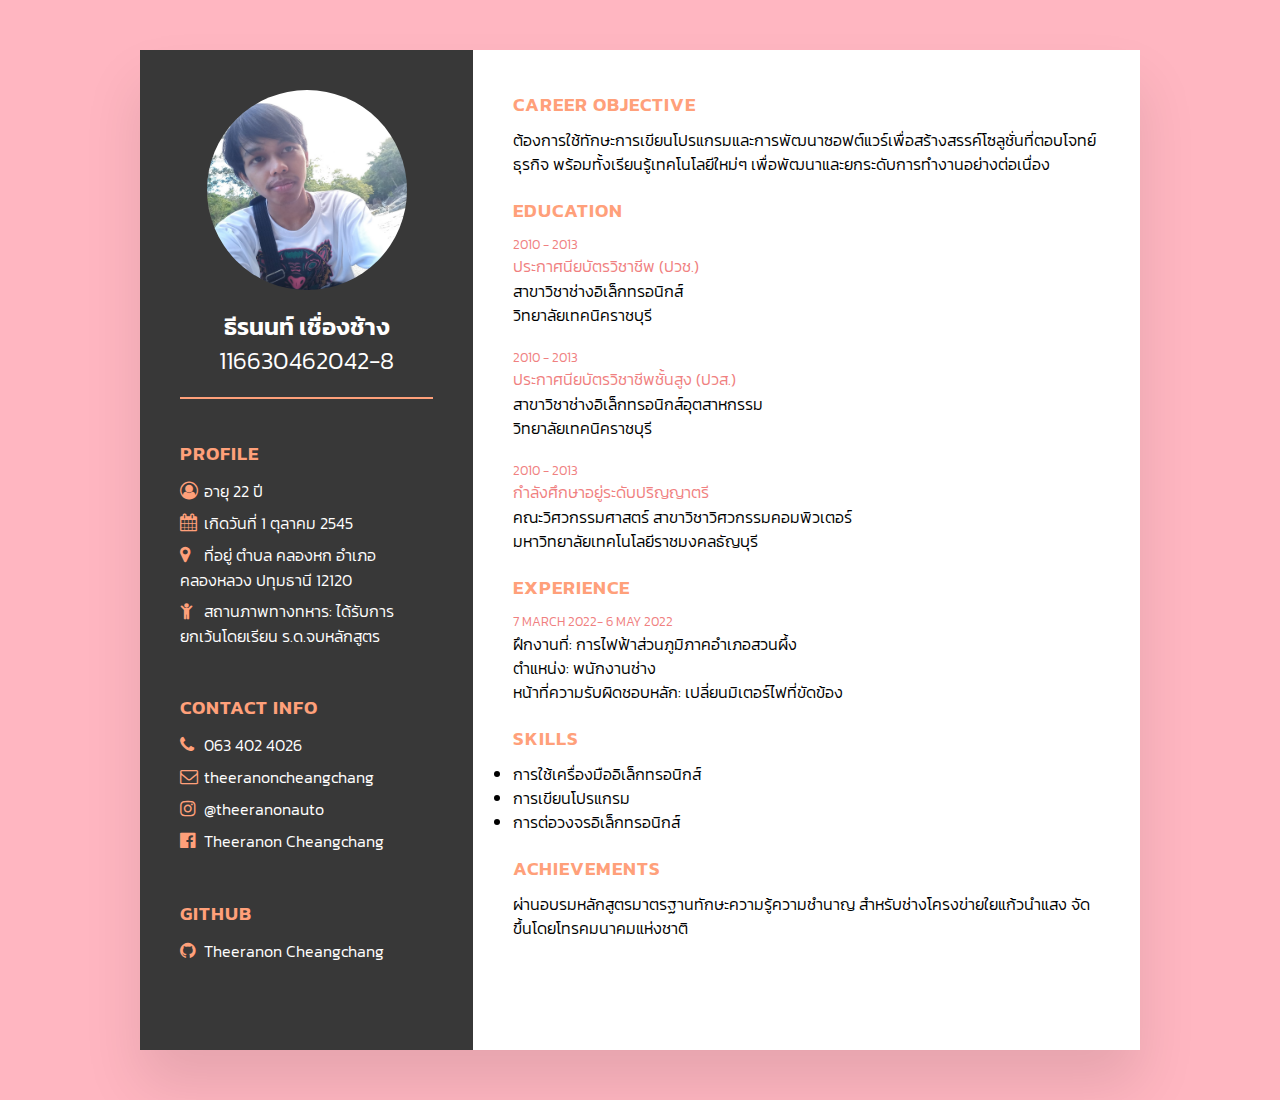
<file: Resume/index.html>
<!DOCTYPE html>
<html lang="en">
<head>
    <meta charset="UTF-8">
    <meta name="viewport" content="width=device-width, initial-scale=1.0">
    <title>Resume</title>
    <link rel="stylesheet" href="https://cdnjs.cloudflare.com/ajax/libs/font-awesome/4.7.0/css/font-awesome.css" integrity="sha512-5A8nwdMOWrSz20fDsjczgUidUBR8liPYU+WymTZP1lmY9G6Oc7HlZv156XqnsgNUzTyMefFTcsFH/tnJE/+xBg==" crossorigin="anonymous" referrerpolicy="no-referrer" />
    <link rel="stylesheet" type="text/css" href="custom.css">
    
</head>
<body>
    <div class="container">
        <div class="left_Side">
            <div class="profileText">
                <div class="img">
                    <img src="img.jpg">
                </div>
                <h2>ธีรนนท์ เชื่องช้าง<br><span>116630462042-8</span></h2>
            </div>
            <div class="contactInfo">
                <h3 class="title">Profile</h3>
                <ul>
                    <li>
                        <span class="icon"><i class="fa fa-user-circle-o" aria-hidden="true"></i></span>
                        <span class="text">อายุ 22 ปี</span>
                    </li>
                    <li>
                        <span class="icon"><i class="fa fa-calendar" aria-hidden="true"></i></span>
                        <span class="text">เกิดวันที่ 1 ตุลาคม 2545</span>
                    </li>
                    <li>
                        <span class="icon"><i class="fa fa-map-marker" aria-hidden="true"></i></span>
                        <span class="text">ที่อยู่ ตำบล คลองหก อำเภอ คลองหลวง ปทุมธานี 12120</span>
                    </li>
                    <li>
                        <span class="icon"><i class="fa fa-child" aria-hidden="true"></i></span>
                        <span class="text">สถานภาพทางทหาร: ได้รับการยกเว้นโดยเรียน ร.ด.จบหลักสูตร</span>
                    </li>
                </ul>
            </div>
            <div class="contactInfo">
                <h3 class="title">Contact Info</h3>
                <ul>
                    <li>
                        <span class="icon"><i class="fa fa-phone" aria-hidden="true"></i></span>
                        <span class="text">063 402 4026</span>
                    </li>
                    <li>
                        <span class="icon"><i class="fa fa-envelope-o" aria-hidden="true"></i></span>
                        <span class="text">theeranoncheangchang</span>
                    </li>
                    <li>
                        <span class="icon"><i class="fa fa-instagram" aria-hidden="true"></i></span>
                        <span class="text">@theeranonauto</span>
                    </li>
                    <li>
                        <span class="icon"><i class="fa fa-facebook-official" aria-hidden="true"></i></span>
                        <span class="text">Theeranon Cheangchang</span>
                    </li>
                </ul>
            </div>
            <div class="contactInfo">
                <h3 class="title">Github</h3>
                <ul>
                    <li>
                        <span class="icon"><i class="fa fa-github" aria-hidden="true"></i></i></span>
                        <span class="text">Theeranon Cheangchang</span>
                    </li>
                </ul>
            </div>
        </div>
        <div class="right_Side">
            <div class = "about">
                <h3 class="title2">Career Objective</h3>
                    <div class="box">
                        <div class="text">
                            <p>ต้องการใช้ทักษะการเขียนโปรแกรมและการพัฒนาซอฟต์แวร์เพื่อสร้างสรรค์โซลูชั่นที่ตอบโจทย์ธุรกิจ พร้อมทั้งเรียนรู้เทคโนโลยีใหม่ๆ เพื่อพัฒนาและยกระดับการทำงานอย่างต่อเนื่อง</p>
                        </div>
                    </div>
            </div>
            <div class = "about">
                <h3 class="title2">Education</h3>
                <div class="box">
                    <div class="year">
                        <h5>2010 - 2013</h5>
                        <h4>ประกาศนียบัตรวิชาชีพ (ปวช.)</h4>
                    </div>
                    <div class = "text">
                        <h4>สาขาวิชาช่างอิเล็กทรอนิกส์</h4>
                        <h4>วิทยาลัยเทคนิคราชบุรี</h4>
                    </div>
                </div>
                <div class="box">
                    <div class="year">
                        <h5>2010 - 2013</h5>
                        <h4>ประกาศนียบัตรวิชาชีพชั้นสูง (ปวส.)</h4>
                    </div>
                    <div class = "text">
                        <h4>สาขาวิชาช่างอิเล็กทรอนิกส์อุตสาหกรรม</h4>
                        <h4>วิทยาลัยเทคนิคราชบุรี</h4>
                    </div>
                </div>
                <div class="box">
                    <div class="year">
                        <h5>2010 - 2013</h5>
                        <h4>กำลังศึกษาอยู่ระดับปริญญาตรี</h4>
                    </div>
                    <div class = "text">
                        <h4>คณะวิศวกรรมศาสตร์ สาขาวิชาวิศวกรรมคอมพิวเตอร์</h4>
                        <h4>มหาวิทยาลัยเทคโนโลยีราชมงคลธัญบุรี</h4>
                    </div>
                </div>
            </div>
            <div class = "about">
                <h3 class="title2">Experience</h3>
                    <div class="box">
                        <div class="year">
                            <h5>7 March 2022- 6 May 2022</h5>
                        </div>
                        <div class="text">
                            <h4>ฝึกงานที่: การไฟฟ้าส่วนภูมิภาคอำเภอสวนผึ้ง</h4>
                            <h4>ตำแหน่ง: พนักงานช่าง</h4>
                            <h4>หน้าที่ความรับผิดชอบหลัก: เปลี่ยนมิเตอร์ไฟที่ขัดข้อง</h4>
                        </div>
                    </div>
            </div>
            <div class = "about">
                <h3 class="title2">Skills</h3>
                    <div class="box">
                        <div class="text">
                            <li>
                                <span class="text">การใช้เครื่องมืออิเล็กทรอนิกส์</span>
                            </li>
                            <li>
                                <span class="text">การเขียนโปรแกรม</span>
                            </li>
                            <li>
                                <span class="text">การต่อวงจรอิเล็กทรอนิกส์</span>
                            </li>
                        </div>
                    </div>
            </div>
            <div class = "about">
                <h3 class="title2">Achievements</h3>
                <div class="box">
                    <div class="text">
                        <h4>ผ่านอบรมหลักสูตรมาตรฐานทักษะความรู้ความชำนาญ สำหรับช่างโครงข่ายใยแก้วนำแสง จัดขึ้นโดยโทรคมนาคมแห่งชาติ</h4>
                    </div>
                </div>
            </div>
        </div>
    </div>
</body>
</html>
</file>
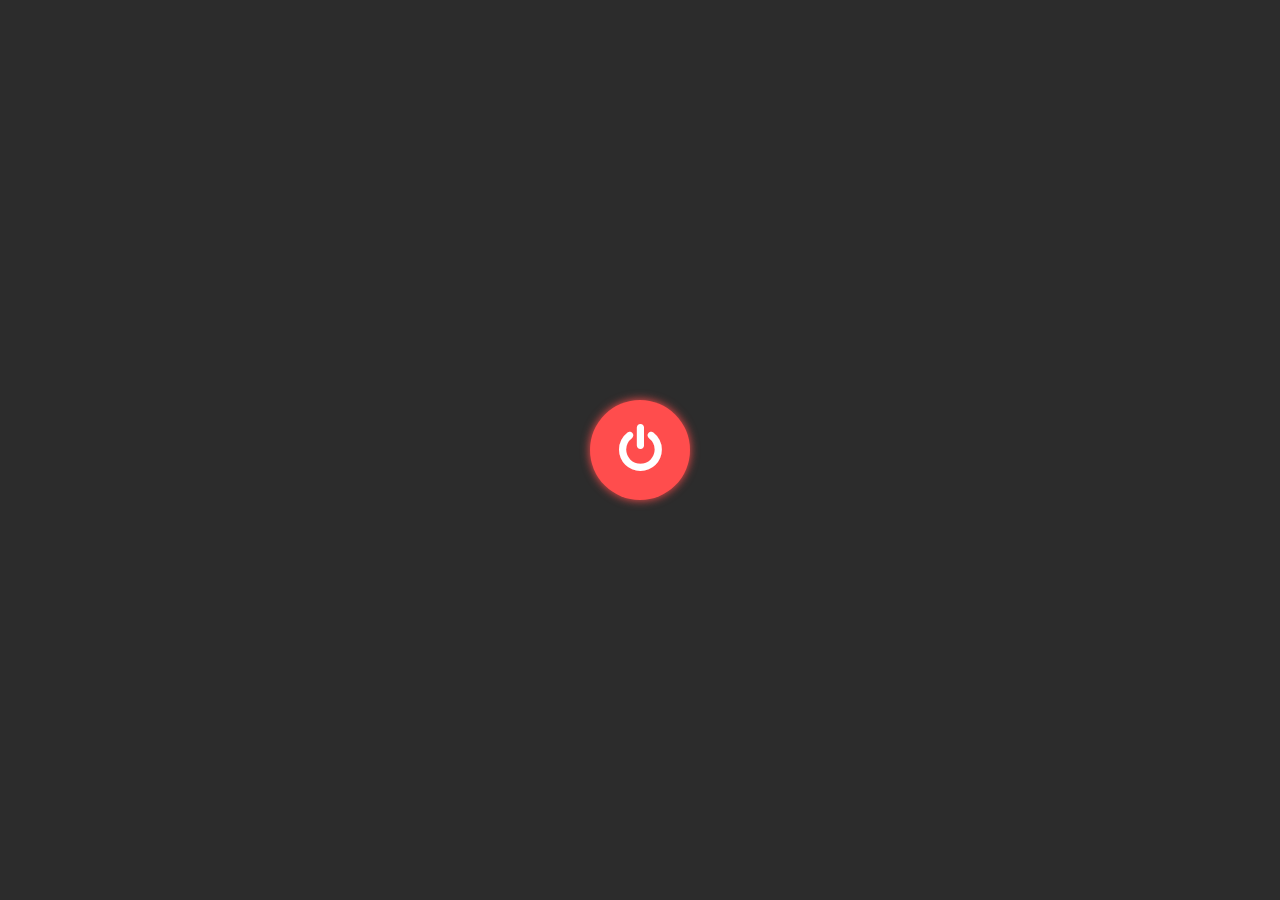
<file: Switch/code.html>
<!DOCTYPE html>
<html lang="en">
<head>
    <meta charset="UTF-8">
    <meta name="viewport" content="width=device-width, initial-scale=1.0">
    <title>Push Button Switch</title>
    <link rel="stylesheet" href="https://cdnjs.cloudflare.com/ajax/libs/font-awesome/4.7.0/css/font-awesome.css" integrity="sha512-5A8nwdMOWrSz20fDsjczgUidUBR8liPYU+WymTZP1lmY9G6Oc7HlZv156XqnsgNUzTyMefFTcsFH/tnJE/+xBg==" crossorigin="anonymous" referrerpolicy="no-referrer" />
    <link rel="stylesheet" href="styles.css">
</head>
<body>
    <div class="button-container">
        <button class="push-button" id="pushButton" onclick="PushButton()">
            <i class="fa fa-power-off" aria-hidden="true"></i>
        </button>
    </div>

    <script>
        let isOn = false;
        
        function PushButton() {
            const button = document.getElementById("pushButton");
            const icon = button.querySelector('i');
            
            isOn = !isOn;
            
            if (isOn) {
                icon.classList.remove('fa-power-off');
                icon.classList.add('fa-bolt');
            } else {
                icon.classList.remove('fa-bolt');
                icon.classList.add('fa-power-off');
            }
            
            button.classList.toggle("active");
        }
    </script>
</body>
</html>
</file>
<file: Resume/custom.css>
@import url('https://fonts.googleapis.com/css2?family=Kanit:ital,wght@0,100;0,200;0,300;0,400;0,500;0,600;0,700;0,800;0,900;1,100;1,200;1,300;1,400;1,500;1,600;1,700;1,800;1,900&display=swap');
*
{
    margin: 0;
    padding: 0;
    box-sizing: border-box;
    font-family:'Kanit';
    font-weight: 300;
}
body{
    background-color:lightpink;
    display: flex;
    justify-content: center;
    align-items: center;
    min-height: 100vh;
}
.container{
    position: relative;
    width: 100%;
    max-width: 1000px;
    min-height: 1000px;
    background: #fff;
    margin: 50px;
    display: grid;
    grid-template-columns: 1fr 2fr;
    box-shadow: 0 35px 55px rgba(0,0,0,0.1);
}
.container .left_Side{
    position:relative;
    background-color:rgb(56, 56, 56);
    padding: 40px;
}.profileText{
    position:relative;
    display: flex;
    flex-direction: column;
    align-items: center;
    padding-bottom: 20px;
    border-bottom: 2px solid lightsalmon;
}.profileText .img{
    position:relative;
    width: 200px;
    height: 200px;
    border-radius: 50%;
    overflow: hidden;
}
.profileText .img img
{
    position: absolute;
    top: 0;
    left: 0;
    width: 100%;
    height: 100%;
    object-fit: cover;
}
.profileText h2{
    color: #fff;
    font-size: 1.5em;
    margin-top: 20px;
    text-transform: uppercase;
    text-align: center;
    font-weight: 600;
    line-height: 1.4em;
}
.contactInfo{
    padding-top: 40px;
}
.title{
    color:lightsalmon;
    text-transform: uppercase;
    font-weight: 600;
    letter-spacing: 1px;
    margin-bottom: 10px;
}
.contactInfo ul{
    position: relative;
}
.contactInfo ul li{
    position: relative;
    list-style: none;
    margin: 5px 0;
    cursor: pointer;
}
.contactInfo ul li .icon{
    display: inline-block;
    width: 20px;
    font-size: 18px;
    color: lightsalmon;
}
.contactInfo ul li span{
    color: #ffffff;
    font-weight: 300;
}
.container .right_Side{
    position:relative;
    background-color:rgb(255, 255, 255);
    padding: 40px;
}
.title2{
    color: lightsalmon;
    text-transform: uppercase;
    font-weight: 600;
    letter-spacing: 1px;
    margin-bottom: 5px;
}
.about .box{
    margin-bottom: 20px;
    margin-top: 10px;
} 
.about .box .year{
    color: lightcoral;
    text-transform: uppercase;
    font-weight: 300;
    margin-bottom: 1px;
}
</file>
<file: Switch/styles.css>
* {
    margin: 0;
    padding: 0;
    box-sizing: border-box;
}

body {
    display: flex;
    justify-content: center;
    align-items: center;
    height: 100vh;
    background-color: #2c2c2c;
    font-family: Arial, sans-serif;
}

.button-container {
    display: flex;
    justify-content: center;
    align-items: center;
}

.push-button {
    width: 100px;
    height: 100px;
    background-color: #ff4d4d;
    box-shadow: 0 0 10px #ff4d4d;
    color: white;
    border: none;
    border-radius: 100%;
    font-size: 50px;
    cursor: pointer;
    transition: background-color 0.3s ease, box-shadow 0.3s ease;
}

.push-button.active {
    background-color: #4caf50;
    box-shadow: 0 0 10px #4caf50;
}

.push-button:focus {
    outline: none;
}

.push-button:active {
    transform: scale(0.95);
}
</file>
